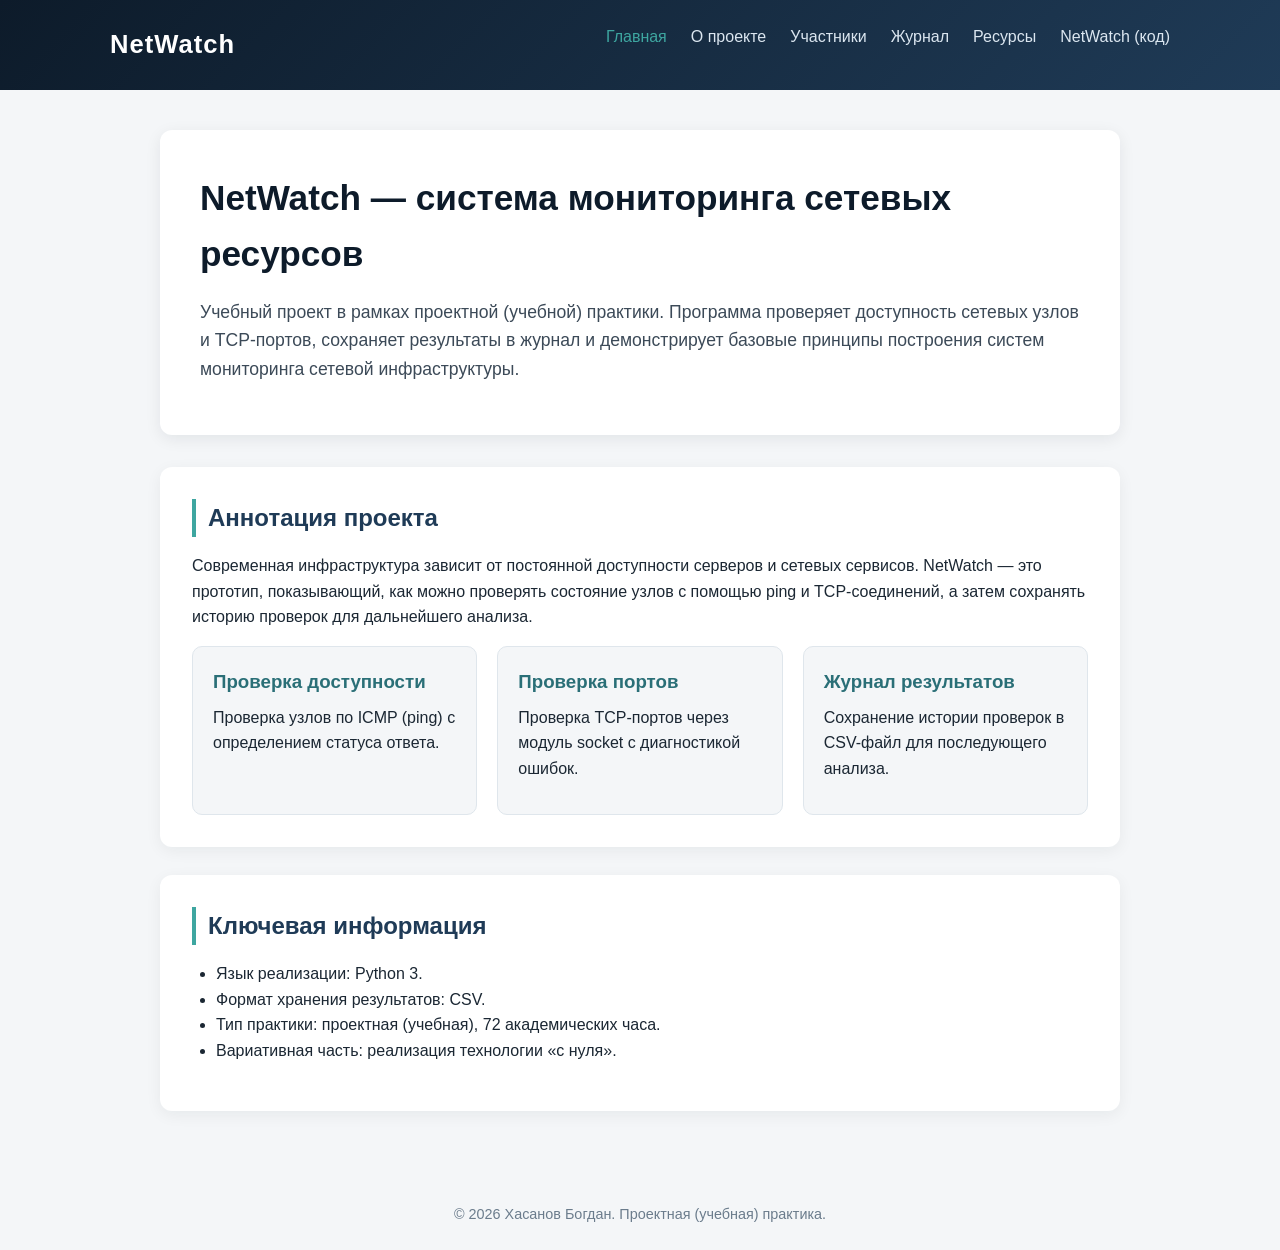
<file: site/index.html>
<!DOCTYPE html>
<html lang="ru">
<head>
<meta charset="UTF-8">
<meta name="viewport" content="width=device-width, initial-scale=1.0">
<title>Главная — NetWatch</title>
<link rel="stylesheet" href="style.css">
</head>
<body>
<header>
<div class="header-inner">
<div class="logo">NetWatch</div>
<nav><ul><li><a href="index.html" class="active">Главная</a></li><li><a href="about.html">О проекте</a></li><li><a href="members.html">Участники</a></li><li><a href="journal.html">Журнал</a></li><li><a href="resources.html">Ресурсы</a></li><li><a href="netwatch.html">NetWatch (код)</a></li></ul></nav>
</div>
</header>
<main>
<section class="hero">
<h1>NetWatch — система мониторинга сетевых ресурсов</h1>
<p>Учебный проект в рамках проектной (учебной) практики. Программа проверяет доступность сетевых узлов и TCP-портов, сохраняет результаты в журнал и демонстрирует базовые принципы построения систем мониторинга сетевой инфраструктуры.</p>
</section>

<section>
<h2>Аннотация проекта</h2>
<p>Современная инфраструктура зависит от постоянной доступности серверов и сетевых сервисов. NetWatch — это прототип, показывающий, как можно проверять состояние узлов с помощью ping и TCP-соединений, а затем сохранять историю проверок для дальнейшего анализа.</p>

<div class="card-grid">
<div class="card">
<h3>Проверка доступности</h3>
<p>Проверка узлов по ICMP (ping) с определением статуса ответа.</p>
</div>
<div class="card">
<h3>Проверка портов</h3>
<p>Проверка TCP-портов через модуль socket с диагностикой ошибок.</p>
</div>
<div class="card">
<h3>Журнал результатов</h3>
<p>Сохранение истории проверок в CSV-файл для последующего анализа.</p>
</div>
</div>
</section>

<section>
<h2>Ключевая информация</h2>
<ul>
<li>Язык реализации: Python 3.</li>
<li>Формат хранения результатов: CSV.</li>
<li>Тип практики: проектная (учебная), 72 академических часа.</li>
<li>Вариативная часть: реализация технологии «с нуля».</li>
</ul>
</section>

</main>
<footer>
&copy; 2026 Хасанов Богдан. Проектная (учебная) практика.
</footer>
</body>
</html>
</file>
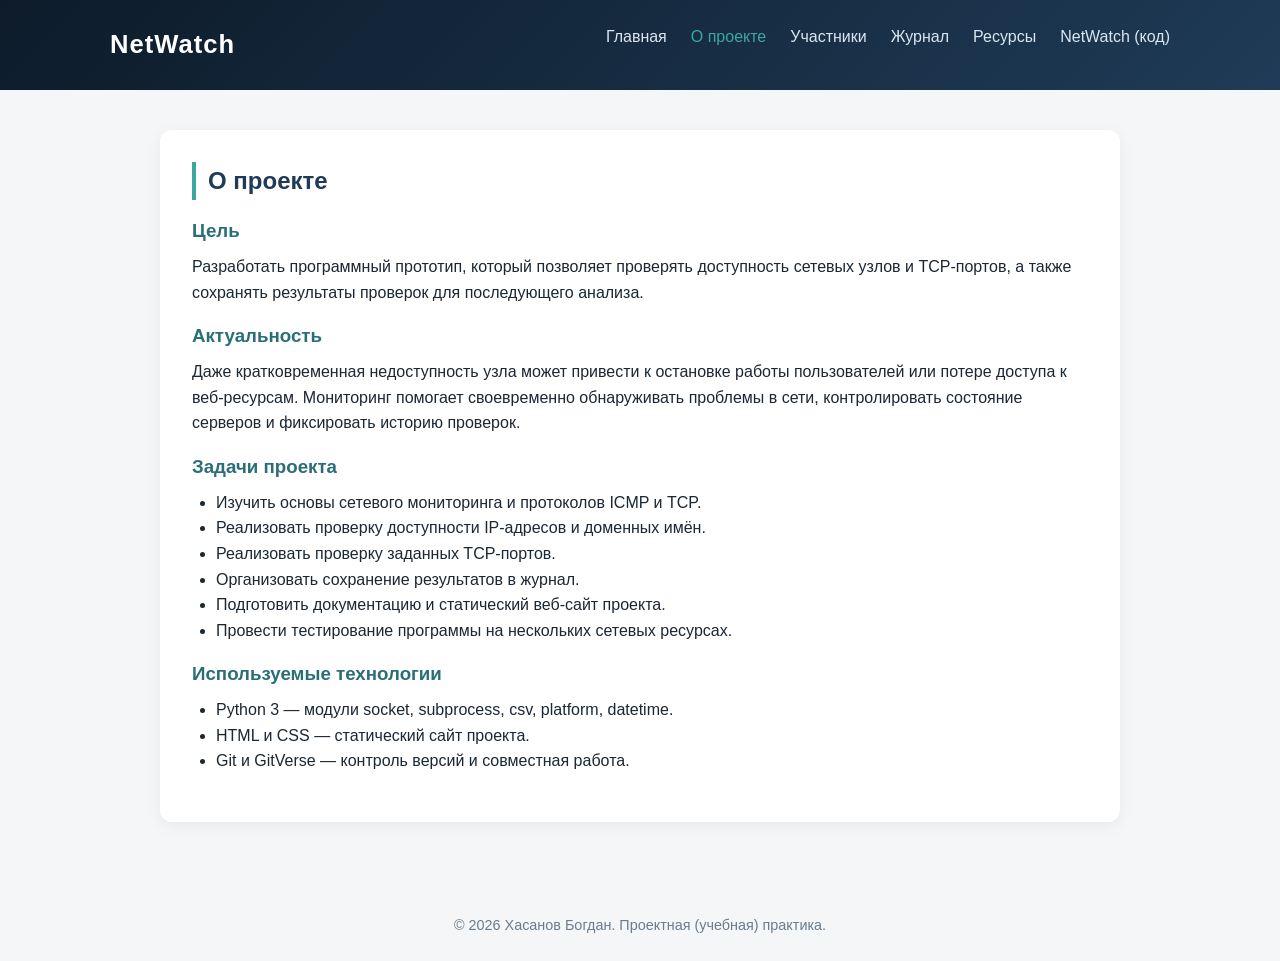
<file: site/about.html>
<!DOCTYPE html>
<html lang="ru">
<head>
<meta charset="UTF-8">
<meta name="viewport" content="width=device-width, initial-scale=1.0">
<title>О проекте — NetWatch</title>
<link rel="stylesheet" href="style.css">
</head>
<body>
<header>
<div class="header-inner">
<div class="logo">NetWatch</div>
<nav><ul><li><a href="index.html">Главная</a></li><li><a href="about.html" class="active">О проекте</a></li><li><a href="members.html">Участники</a></li><li><a href="journal.html">Журнал</a></li><li><a href="resources.html">Ресурсы</a></li><li><a href="netwatch.html">NetWatch (код)</a></li></ul></nav>
</div>
</header>
<main>
<section>
<h2>О проекте</h2>
<h3>Цель</h3>
<p>Разработать программный прототип, который позволяет проверять доступность сетевых узлов и TCP-портов, а также сохранять результаты проверок для последующего анализа.</p>

<h3>Актуальность</h3>
<p>Даже кратковременная недоступность узла может привести к остановке работы пользователей или потере доступа к веб-ресурсам. Мониторинг помогает своевременно обнаруживать проблемы в сети, контролировать состояние серверов и фиксировать историю проверок.</p>

<h3>Задачи проекта</h3>
<ul>
<li>Изучить основы сетевого мониторинга и протоколов ICMP и TCP.</li>
<li>Реализовать проверку доступности IP-адресов и доменных имён.</li>
<li>Реализовать проверку заданных TCP-портов.</li>
<li>Организовать сохранение результатов в журнал.</li>
<li>Подготовить документацию и статический веб-сайт проекта.</li>
<li>Провести тестирование программы на нескольких сетевых ресурсах.</li>
</ul>

<h3>Используемые технологии</h3>
<ul>
<li>Python 3 — модули socket, subprocess, csv, platform, datetime.</li>
<li>HTML и CSS — статический сайт проекта.</li>
<li>Git и GitVerse — контроль версий и совместная работа.</li>
</ul>
</section>

</main>
<footer>
&copy; 2026 Хасанов Богдан. Проектная (учебная) практика.
</footer>
</body>
</html>
</file>
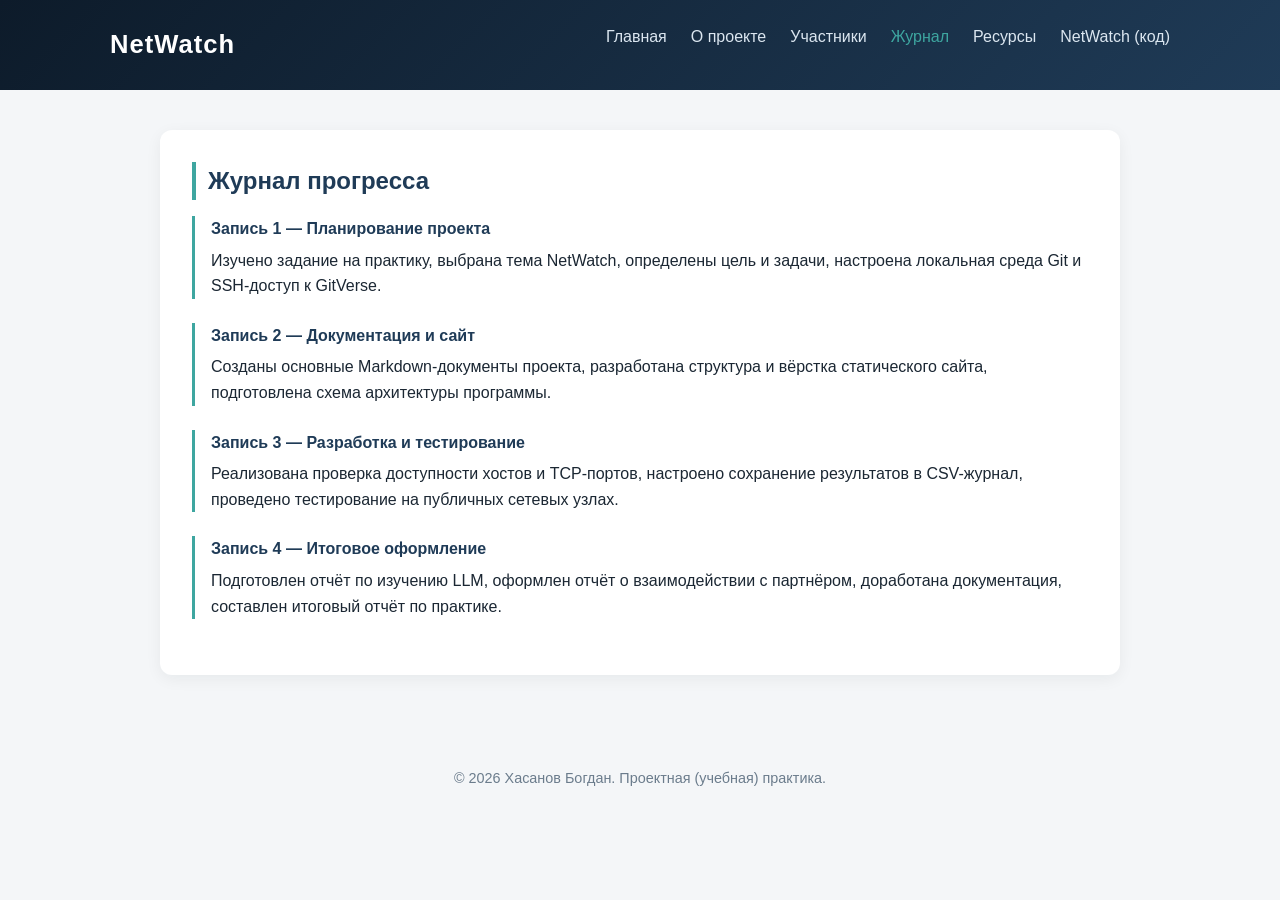
<file: site/journal.html>
<!DOCTYPE html>
<html lang="ru">
<head>
<meta charset="UTF-8">
<meta name="viewport" content="width=device-width, initial-scale=1.0">
<title>Журнал — NetWatch</title>
<link rel="stylesheet" href="style.css">
</head>
<body>
<header>
<div class="header-inner">
<div class="logo">NetWatch</div>
<nav><ul><li><a href="index.html">Главная</a></li><li><a href="about.html">О проекте</a></li><li><a href="members.html">Участники</a></li><li><a href="journal.html" class="active">Журнал</a></li><li><a href="resources.html">Ресурсы</a></li><li><a href="netwatch.html">NetWatch (код)</a></li></ul></nav>
</div>
</header>
<main>
<section>
<h2>Журнал прогресса</h2>

<div class="journal-entry">
<span class="date">Запись 1 — Планирование проекта</span>
<p>Изучено задание на практику, выбрана тема NetWatch, определены цель и задачи, настроена локальная среда Git и SSH-доступ к GitVerse.</p>
</div>

<div class="journal-entry">
<span class="date">Запись 2 — Документация и сайт</span>
<p>Созданы основные Markdown-документы проекта, разработана структура и вёрстка статического сайта, подготовлена схема архитектуры программы.</p>
</div>

<div class="journal-entry">
<span class="date">Запись 3 — Разработка и тестирование</span>
<p>Реализована проверка доступности хостов и TCP-портов, настроено сохранение результатов в CSV-журнал, проведено тестирование на публичных сетевых узлах.</p>
</div>

<div class="journal-entry">
<span class="date">Запись 4 — Итоговое оформление</span>
<p>Подготовлен отчёт по изучению LLM, оформлен отчёт о взаимодействии с партнёром, доработана документация, составлен итоговый отчёт по практике.</p>
</div>
</section>

</main>
<footer>
&copy; 2026 Хасанов Богдан. Проектная (учебная) практика.
</footer>
</body>
</html>
</file>
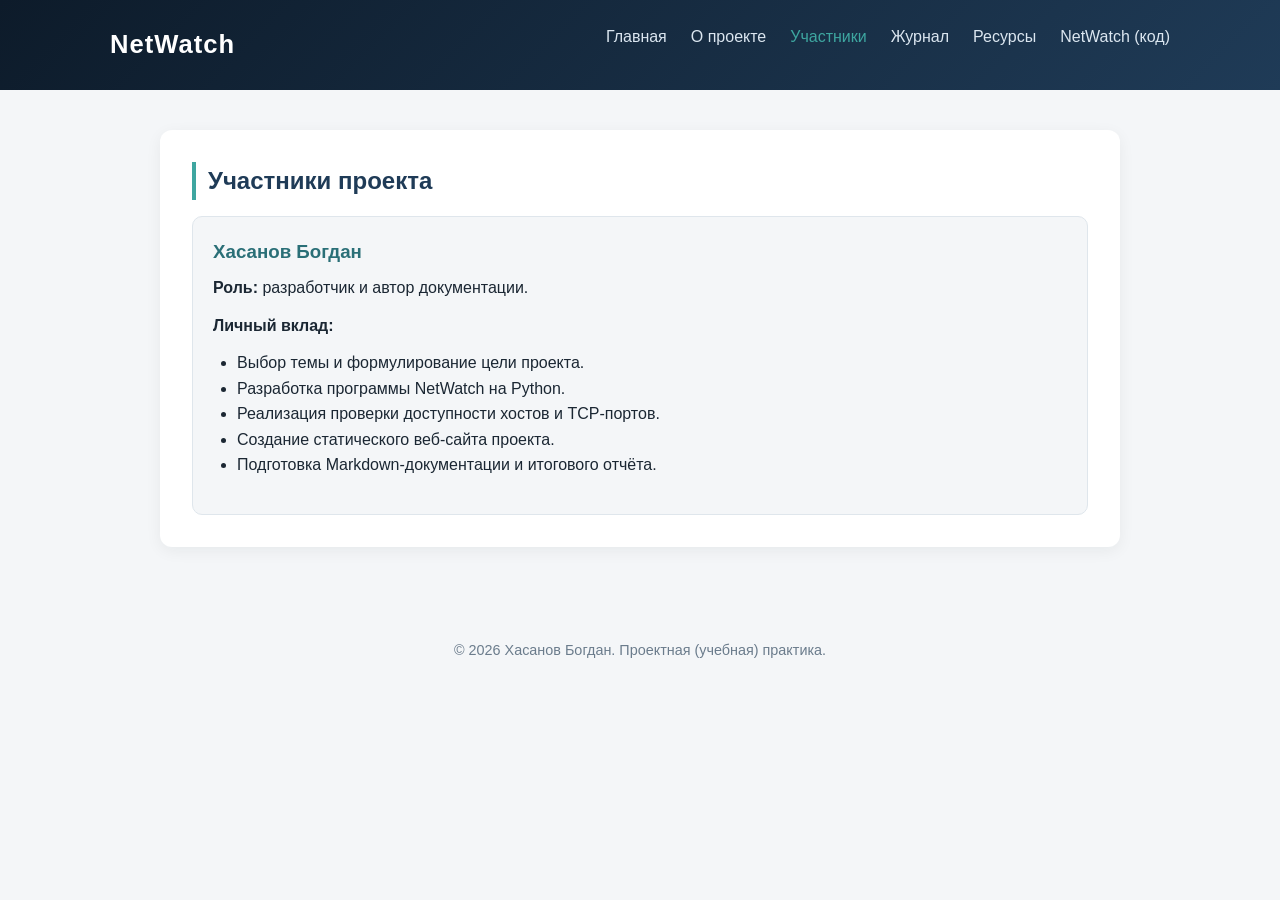
<file: site/members.html>
<!DOCTYPE html>
<html lang="ru">
<head>
<meta charset="UTF-8">
<meta name="viewport" content="width=device-width, initial-scale=1.0">
<title>Участники — NetWatch</title>
<link rel="stylesheet" href="style.css">
</head>
<body>
<header>
<div class="header-inner">
<div class="logo">NetWatch</div>
<nav><ul><li><a href="index.html">Главная</a></li><li><a href="about.html">О проекте</a></li><li><a href="members.html" class="active">Участники</a></li><li><a href="journal.html">Журнал</a></li><li><a href="resources.html">Ресурсы</a></li><li><a href="netwatch.html">NetWatch (код)</a></li></ul></nav>
</div>
</header>
<main>
<section>
<h2>Участники проекта</h2>
<div class="card-grid">
<div class="card">
<h3>Хасанов Богдан</h3>
<p><strong>Роль:</strong> разработчик и автор документации.</p>
<p><strong>Личный вклад:</strong></p>
<ul>
<li>Выбор темы и формулирование цели проекта.</li>
<li>Разработка программы NetWatch на Python.</li>
<li>Реализация проверки доступности хостов и TCP-портов.</li>
<li>Создание статического веб-сайта проекта.</li>
<li>Подготовка Markdown-документации и итогового отчёта.</li>
</ul>
</div>
</div>
</section>

</main>
<footer>
&copy; 2026 Хасанов Богдан. Проектная (учебная) практика.
</footer>
</body>
</html>
</file>
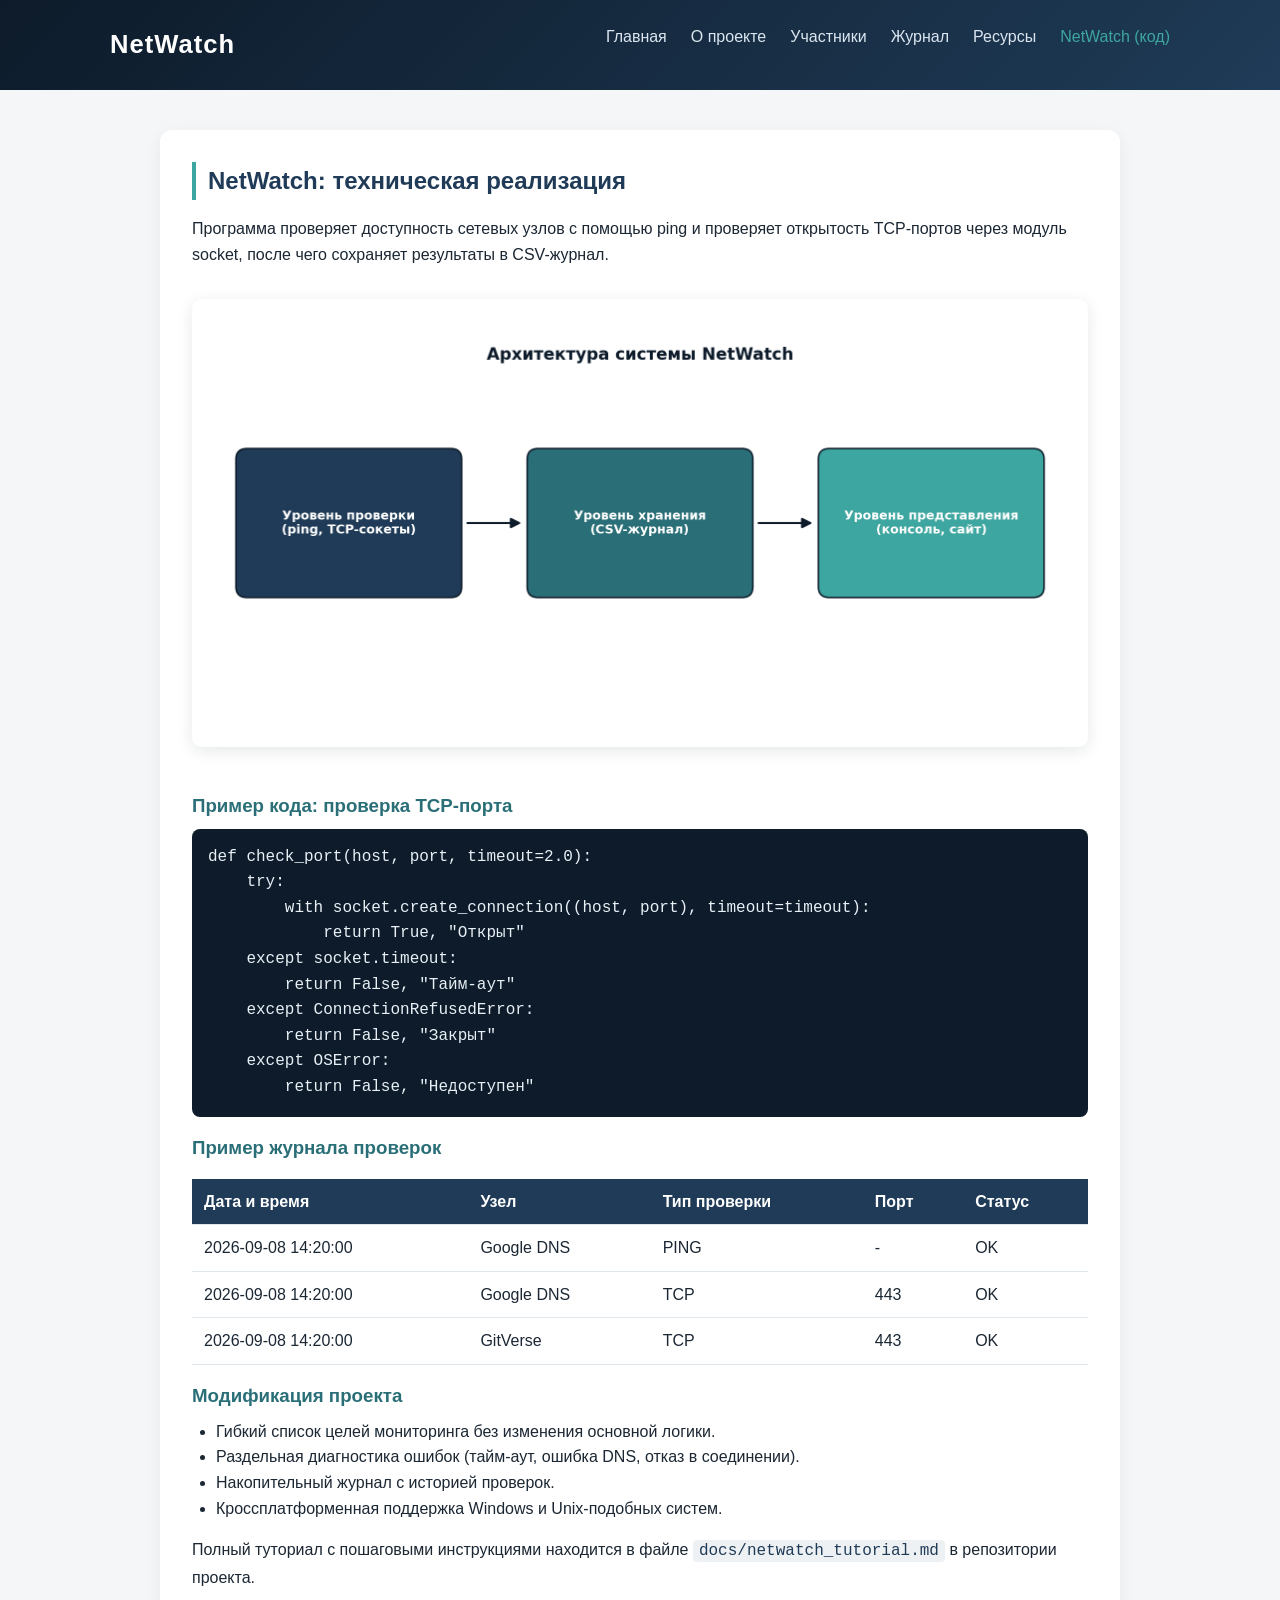
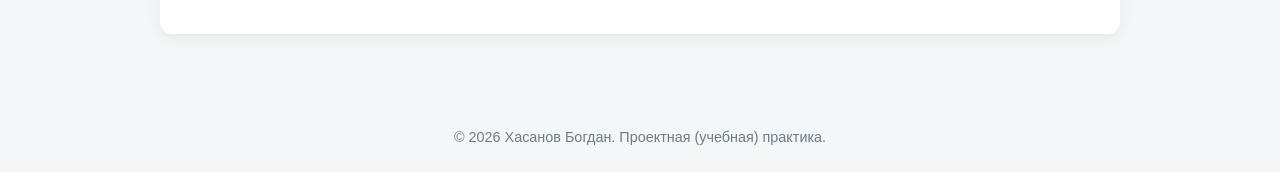
<file: site/netwatch.html>
<!DOCTYPE html>
<html lang="ru">
<head>
<meta charset="UTF-8">
<meta name="viewport" content="width=device-width, initial-scale=1.0">
<title>NetWatch — NetWatch</title>
<link rel="stylesheet" href="style.css">
</head>
<body>
<header>
<div class="header-inner">
<div class="logo">NetWatch</div>
<nav><ul><li><a href="index.html">Главная</a></li><li><a href="about.html">О проекте</a></li><li><a href="members.html">Участники</a></li><li><a href="journal.html">Журнал</a></li><li><a href="resources.html">Ресурсы</a></li><li><a href="netwatch.html" class="active">NetWatch (код)</a></li></ul></nav>
</div>
</header>
<main>
<section>
<h2>NetWatch: техническая реализация</h2>
<p>Программа проверяет доступность сетевых узлов с помощью ping и проверяет открытость TCP-портов через модуль socket, после чего сохраняет результаты в CSV-журнал.</p>

<img src="images/architecture.png" alt="Схема архитектуры NetWatch" class="architecture-image">

<h3>Пример кода: проверка TCP-порта</h3>
<pre><code>def check_port(host, port, timeout=2.0):
    try:
        with socket.create_connection((host, port), timeout=timeout):
            return True, "Открыт"
    except socket.timeout:
        return False, "Тайм-аут"
    except ConnectionRefusedError:
        return False, "Закрыт"
    except OSError:
        return False, "Недоступен"
</code></pre>

<h3>Пример журнала проверок</h3>
<table>
<tr><th>Дата и время</th><th>Узел</th><th>Тип проверки</th><th>Порт</th><th>Статус</th></tr>
<tr><td>2026-09-08 14:20:00</td><td>Google DNS</td><td>PING</td><td>-</td><td>OK</td></tr>
<tr><td>2026-09-08 14:20:00</td><td>Google DNS</td><td>TCP</td><td>443</td><td>OK</td></tr>
<tr><td>2026-09-08 14:20:00</td><td>GitVerse</td><td>TCP</td><td>443</td><td>OK</td></tr>
</table>

<h3>Модификация проекта</h3>
<ul>
<li>Гибкий список целей мониторинга без изменения основной логики.</li>
<li>Раздельная диагностика ошибок (тайм-аут, ошибка DNS, отказ в соединении).</li>
<li>Накопительный журнал с историей проверок.</li>
<li>Кроссплатформенная поддержка Windows и Unix-подобных систем.</li>
</ul>

<p>Полный туториал с пошаговыми инструкциями находится в файле <code>docs/netwatch_tutorial.md</code> в репозитории проекта.</p>
</section>

</main>
<footer>
&copy; 2026 Хасанов Богдан. Проектная (учебная) практика.
</footer>
</body>
</html>
</file>
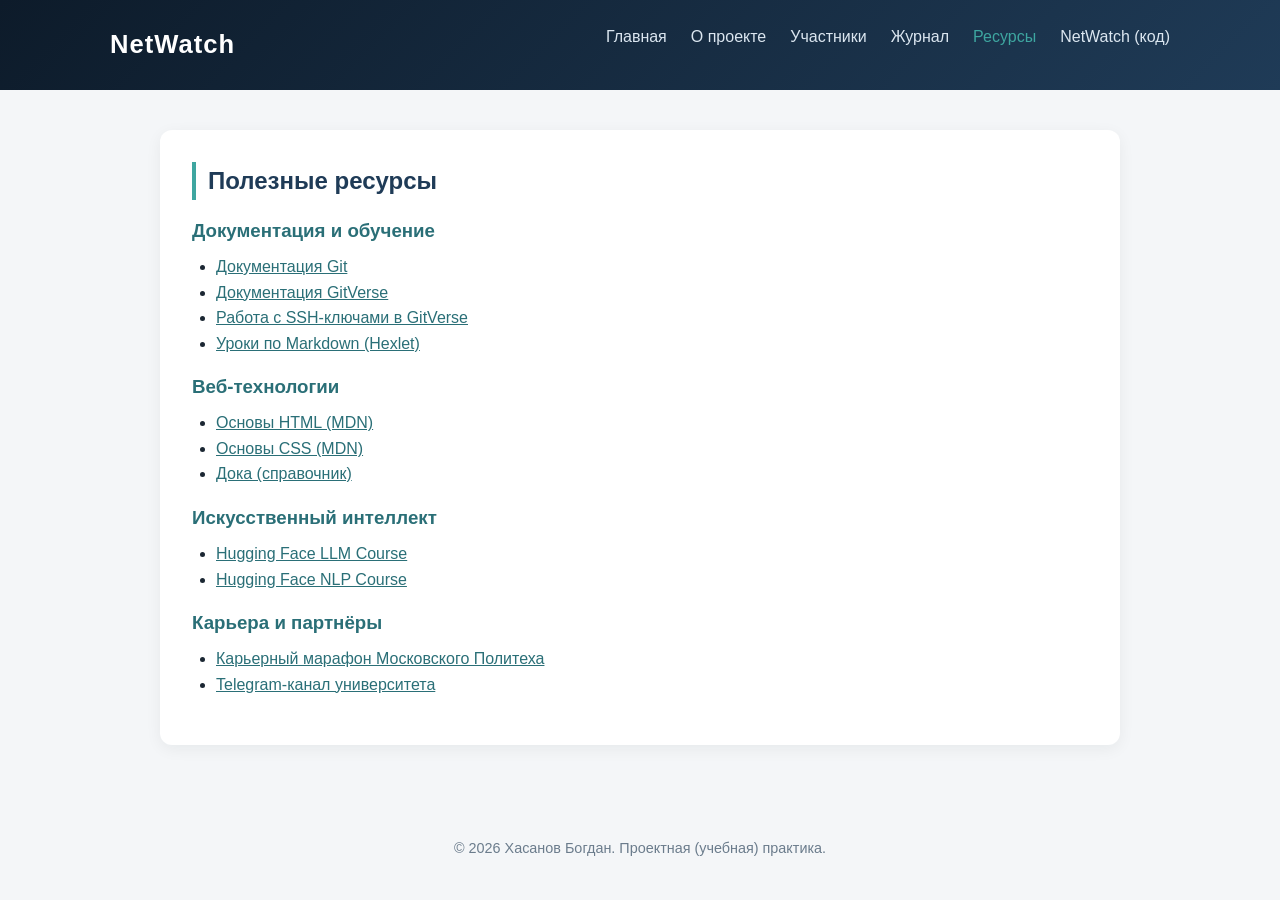
<file: site/resources.html>
<!DOCTYPE html>
<html lang="ru">
<head>
<meta charset="UTF-8">
<meta name="viewport" content="width=device-width, initial-scale=1.0">
<title>Ресурсы — NetWatch</title>
<link rel="stylesheet" href="style.css">
</head>
<body>
<header>
<div class="header-inner">
<div class="logo">NetWatch</div>
<nav><ul><li><a href="index.html">Главная</a></li><li><a href="about.html">О проекте</a></li><li><a href="members.html">Участники</a></li><li><a href="journal.html">Журнал</a></li><li><a href="resources.html" class="active">Ресурсы</a></li><li><a href="netwatch.html">NetWatch (код)</a></li></ul></nav>
</div>
</header>
<main>
<section>
<h2>Полезные ресурсы</h2>

<h3>Документация и обучение</h3>
<ul>
<li><a href="https://git-scm.com/book/ru/v2" target="_blank">Документация Git</a></li>
<li><a href="https://gitverse.ru/docs/" target="_blank">Документация GitVerse</a></li>
<li><a href="https://gitverse.ru/docs/collaborative/authentification/ssh-keys/" target="_blank">Работа с SSH-ключами в GitVerse</a></li>
<li><a href="https://ru.hexlet.io/lesson_filters/markdown" target="_blank">Уроки по Markdown (Hexlet)</a></li>
</ul>

<h3>Веб-технологии</h3>
<ul>
<li><a href="https://developer.mozilla.org/ru/docs/Learn_web_development/Getting_started/Your_first_website/Creating_the_content" target="_blank">Основы HTML (MDN)</a></li>
<li><a href="https://developer.mozilla.org/ru/docs/Web/CSS" target="_blank">Основы CSS (MDN)</a></li>
<li><a href="https://doka.guide/" target="_blank">Дока (справочник)</a></li>
</ul>

<h3>Искусственный интеллект</h3>
<ul>
<li><a href="https://huggingface.co/learn/llm-course/chapter1/1" target="_blank">Hugging Face LLM Course</a></li>
<li><a href="https://huggingface.co/learn/nlp-course" target="_blank">Hugging Face NLP Course</a></li>
</ul>

<h3>Карьера и партнёры</h3>
<ul>
<li><a href="https://mospolycareermarafon.ru/april2026" target="_blank">Карьерный марафон Московского Политеха</a></li>
<li><a href="https://t.me/mospolytech/7179" target="_blank">Telegram-канал университета</a></li>
</ul>
</section>

</main>
<footer>
&copy; 2026 Хасанов Богдан. Проектная (учебная) практика.
</footer>
</body>
</html>
</file>
<file: site/style.css>
/* Общие стили сайта проекта NetWatch */
* {
    box-sizing: border-box;
    margin: 0;
    padding: 0;
}

body {
    font-family: 'Segoe UI', Roboto, Arial, sans-serif;
    background-color: #f4f6f8;
    color: #1b2733;
    line-height: 1.6;
}

header {
    background: linear-gradient(135deg, #0d1b2a, #1f3b57);
    color: #ffffff;
    padding: 24px 0;
}

.header-inner {
    max-width: 1100px;
    margin: 0 auto;
    padding: 0 20px;
    display: flex;
    justify-content: space-between;
    align-items: center;
    flex-wrap: wrap;
}

.logo {
    font-size: 1.6rem;
    font-weight: 700;
    letter-spacing: 1px;
}

nav ul {
    list-style: none;
    display: flex;
    gap: 24px;
    flex-wrap: wrap;
}

nav a {
    color: #dbe6f0;
    text-decoration: none;
    font-weight: 500;
    transition: color 0.2s ease;
}

nav a:hover,
nav a.active {
    color: #3ea6a0;
}

main {
    max-width: 1000px;
    margin: 0 auto;
    padding: 40px 20px;
}

.hero {
    background: #ffffff;
    border-radius: 12px;
    padding: 40px;
    box-shadow: 0 4px 16px rgba(13, 27, 42, 0.08);
    margin-bottom: 32px;
}

.hero h1 {
    font-size: 2.2rem;
    color: #0d1b2a;
    margin-bottom: 16px;
}

.hero p {
    font-size: 1.1rem;
    color: #3c4a58;
}

section {
    background: #ffffff;
    border-radius: 12px;
    padding: 32px;
    margin-bottom: 28px;
    box-shadow: 0 4px 16px rgba(13, 27, 42, 0.06);
}

h2 {
    color: #1f3b57;
    margin-bottom: 16px;
    border-left: 4px solid #3ea6a0;
    padding-left: 12px;
}

h3 {
    color: #2a6f77;
    margin: 16px 0 8px;
}

ul, ol {
    margin-left: 24px;
    margin-bottom: 16px;
}

p {
    margin-bottom: 12px;
}

a {
    color: #2a6f77;
}

.card-grid {
    display: grid;
    grid-template-columns: repeat(auto-fit, minmax(220px, 1fr));
    gap: 20px;
    margin-top: 16px;
}

.card {
    background: #f4f6f8;
    border-radius: 10px;
    padding: 20px;
    border: 1px solid #dfe6ec;
}

.card h3 {
    margin-top: 0;
}

table {
    width: 100%;
    border-collapse: collapse;
    margin: 16px 0;
}

th, td {
    text-align: left;
    padding: 10px 12px;
    border-bottom: 1px solid #dfe6ec;
}

th {
    background-color: #1f3b57;
    color: #ffffff;
}

.journal-entry {
    border-left: 3px solid #3ea6a0;
    padding-left: 16px;
    margin-bottom: 24px;
}

.journal-entry .date {
    font-weight: 700;
    color: #1f3b57;
    display: block;
    margin-bottom: 6px;
}

.architecture-image {
    max-width: 100%;
    border-radius: 10px;
    margin: 20px 0;
    box-shadow: 0 4px 16px rgba(13, 27, 42, 0.1);
}

footer {
    text-align: center;
    padding: 24px;
    color: #6b7c8c;
    font-size: 0.9rem;
}

code {
    background: #eef1f4;
    padding: 2px 6px;
    border-radius: 4px;
    font-family: 'Consolas', monospace;
    color: #1f3b57;
}

pre {
    background: #0d1b2a;
    color: #e8f0f6;
    padding: 16px;
    border-radius: 8px;
    overflow-x: auto;
    margin-bottom: 16px;
}

pre code {
    background: none;
    color: inherit;
    padding: 0;
}
</file>
